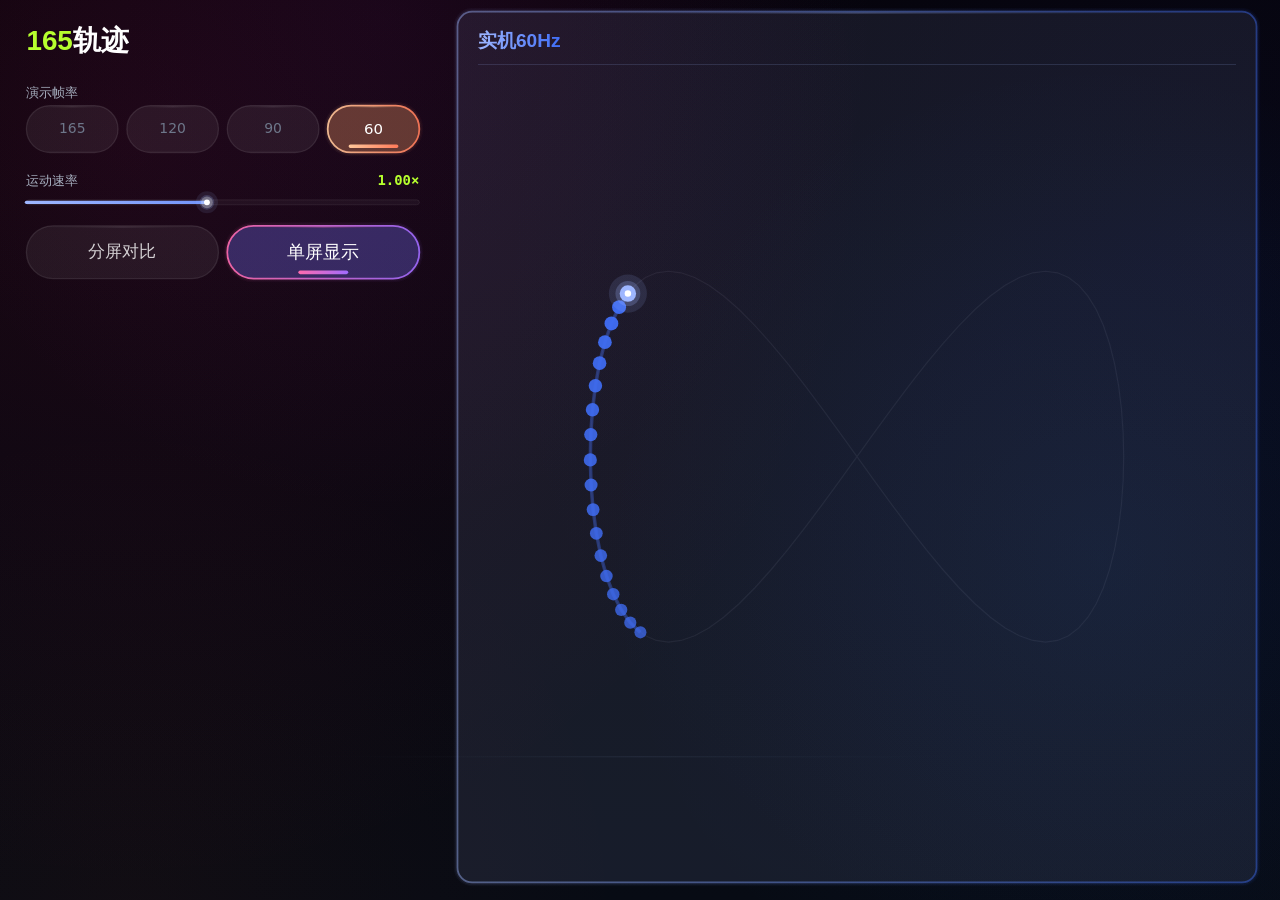
<file: index.html>
<!doctype html>
<html lang="zh-CN">
  <head>
    <meta charset="UTF-8" />
    <meta name="viewport" content="width=device-width, initial-scale=1, user-scalable=no" />
    <meta name="theme-color" content="#050308" />
    <meta name="color-scheme" content="dark" />
    <meta name="mobile-web-app-capable" content="yes" />
    <meta name="apple-mobile-web-app-capable" content="yes" />
    <meta name="apple-mobile-web-app-status-bar-style" content="black-translucent" />
    <style>
html,
body {
  margin: 0;
  padding: 0;
  width: 100%;
  height: 100%;
  overflow: hidden;
  background: #050308;
  overscroll-behavior: none;
}

#stage {
  position: fixed;
  left: 0;
  top: 0;
  right: 0;
  bottom: 0;
  width: 100%;
  height: 100%;
  display: block;
  touch-action: none;
  user-select: none;
  -webkit-user-select: none;
  -webkit-tap-highlight-color: transparent;
}

    </style>
    <title>165Hz 轨迹对比</title>
  </head>
  <body>
    <canvas id="stage" aria-label="轨迹场景：分屏对比不同刷新率下的拖尾密度，单屏模式可切换帧率、拖动光点"></canvas>
    <noscript>此演示需要启用 JavaScript。</noscript>
    <script>
      // ES5 内联报错浮层：在 app.js 之前装载，即使 app.js 解析失败也能显示错误
      (function () {
        window.__motionLabBoot = { scriptLoaded: false, firstFrame: false };
        function show(msg) {
          var el = document.getElementById("motionlab-error");
          if (!el) {
            el = document.createElement("div");
            el.id = "motionlab-error";
            el.setAttribute("style", "position:fixed;left:8px;top:8px;right:8px;z-index:9999;color:#ff8a8a;background:rgba(0,0,0,0.85);font:12px/1.5 monospace;padding:8px;border-radius:6px;white-space:pre-wrap;word-break:break-all;");
            document.body.appendChild(el);
          }
          el.textContent += msg + "\n";
        }
        window.__motionLabShowError = show;
        window.addEventListener("error", function (e) {
          show((e && e.message ? e.message : "error") + " @" + (e && e.lineno ? e.lineno : 0));
        });
        window.addEventListener("unhandledrejection", function (e) {
          show("reject: " + String(e && e.reason ? e.reason : "?"));
        });
        window.setTimeout(function () {
          var boot = window.__motionLabBoot;
          if (document.hidden || (boot && boot.firstFrame)) return;
          show(
            "初始化未完成：script=" + (boot && boot.scriptLoaded ? "ok" : "missing")
            + ", viewport=" + (window.innerWidth || 0) + "x" + (window.innerHeight || 0)
            + ", ua=" + navigator.userAgent
          );
        }, 3000);
      })();
    </script>
    <script>
(() => {
  "use strict";

  // 由 index.html 的 ES5 启动监控读取；只有完整绘制完首帧才标记 ready。
  if (window.__motionLabBoot) window.__motionLabBoot.scriptLoaded = true;

  // 轨迹场景网页版：移植自 android-sync-demo/singlecompare165 的
  // SingleCompareView.java（drawFigureEightScene / renderInteractiveTrace /
  // sampledSeconds / 速度滑杆 / 玻璃控件），仅保留「轨迹」场景。
  // 注：为兼容较老的手机浏览器内核（如 X5/Chromium 57），本文件避免
  // 使用 ?.、??、函数调用尾逗号等 ES2017+ 语法；报错浮层见 index.html。

  const MODE_SPLIT = 0;
  const MODE_SINGLE = 1;
  const SPLIT_SAMPLE_RATES = [120, 90, 60];
  const DEMO_REFRESH_RATES = [165, 120, 90, 60];
  const DEFAULT_SPLIT_FPS = 120;
  const FALLBACK_HZ = 165;

  const MIN_SPEED = 0.25;
  const MAX_SPEED = 2.0;
  const DEFAULT_SPEED = 0.65;

  const TRACE_TRAIL_MS = 300; // TRACE_TRAIL_NS = 300000000L
  const TRACE_X_SPEED = 6.3; // TRACE_X_SPEED
  const TRACE_Y_SPEED = 12.6; // TRACE_Y_SPEED
  const TRACE_TRAIL_CAP = 64;
  const RETURN_MS = 300; // 松手后弹回轨道时长（3.0E8 ns）
  const GUIDE_SEGMENTS = 96;

  const rgb = (r, g, b) => [r, g, b];
  const BG_TOP = rgb(5, 3, 8);
  const BG_BOTTOM = rgb(7, 11, 20);
  const INK = rgb(255, 255, 255);
  const INK_SOFT = rgb(255, 255, 255); // alpha 204 at use site
  const MUTED = rgb(167, 176, 192);
  const FAINT = rgb(110, 119, 138);
  const BRAND = rgb(182, 255, 46);
  const ORANGE_A = rgb(255, 200, 155);
  const ORANGE_B = rgb(255, 122, 89);
  const BLUE_A = rgb(158, 182, 255);
  const BLUE_B = rgb(64, 110, 246);
  const NEON_PINK = rgb(255, 107, 174);
  const NEON_PURPLE = rgb(160, 107, 255);
  const SELECT_STROKE = [NEON_PINK, NEON_PURPLE];
  const PEACH_STROKE = [ORANGE_A, ORANGE_B];
  const BLUE_STROKE = [BLUE_A, BLUE_B];
  const CONTROL_ACTIVE_MODE = rgb(102, 92, 246);
  const CONTROL_ACTIVE_RATE = rgb(246, 143, 84);
  const MODE_LABELS = ["分屏对比", "单屏显示"];

  const css = (c, a = 255) => `rgba(${c[0]},${c[1]},${c[2]},${(Math.max(0, Math.min(255, a)) / 255).toFixed(3)})`;

  const canvas = document.getElementById("stage");
  // 不启用 desynchronized：部分 ColorOS/OPPO 系统浏览器会返回可用的
  // 2D context，但低延迟缓冲区没有被合成到 GitHub Pages 页面，结果整屏黑色。
  // 保留不透明画布以减少混合开销，同时走兼容性更好的标准合成路径。
  // let 而非 const：renderUICache 需要临时把 ctx 切换到离屏画布上下文。
  let ctx = canvas.getContext("2d", { alpha: false });

  const state = {
    width: 1,
    height: 1,
    dpr: 1,
    unit: 1,
    portrait: true,
    mode: MODE_SINGLE,
    splitFps: DEFAULT_SPLIT_FPS,
    singleFps: null, // null = 自动（实测可达的最高档）
    speed: DEFAULT_SPEED,
    anchorMs: performance.now(),
    anchorSeconds: 0,
    // 实测刷新率
    measuredHz: 0,
    frameMs: 0,
    frameIntervals: [],
    lastFrameTs: 0,
    lastMetricUpdate: 0,
    // 单屏模式拖尾环形缓冲
    trail: [],
    lastSimFrame: -1,
    dragging: false,
    armed: false,
    dragStartX: 0,
    dragStartY: 0,
    pointerX: 0,
    pointerY: 0,
    returning: false,
    returnStartMs: 0,
    returnFromX: 0,
    returnFromY: 0,
    sliderDragging: false,
    rects: { chips: [], modes: [], slider: null, content: null, panels: [] },
    bg: null,
    // 静态 UI 离屏缓存：控件和面板边框不随帧变化，只在状态变更时重渲染，
    // 避免 165Hz 下每帧全量绘制玻璃/渐变/文字导致掉帧。
    uiCacheCanvas: null,
    uiDirty: true,
    layoutDirty: true,
    lastRenderedHz: 0,
  };

  const gradientCache = new Map();
  const guideCache = new Map();

  // ---------- 基础绘制 ----------

  function roundRectPath(c, x, y, w, h, r) {
    r = Math.min(r, w / 2, h / 2);
    c.beginPath();
    c.moveTo(x + r, y);
    c.arcTo(x + w, y, x + w, y + h, r);
    c.arcTo(x + w, y + h, x, y + h, r);
    c.arcTo(x, y + h, x, y, r);
    c.arcTo(x, y, x + w, y, r);
    c.closePath();
  }

  function hGradient(x0, x1, colors, alpha) {
    // Array.prototype.flat() 直到 Chromium 69 才提供；微信 X5 的 Chromium 57
    // 会在首帧选中态绘制时直接抛错，页面因此只剩预渲染的黑色背景。
    const colorKey = colors.map((color) => color.join(".")).join("_");
    const key = `h${Math.round(x0)},${Math.round(x1)},${colorKey},${alpha}`;
    let g = gradientCache.get(key);
    if (!g) {
      g = ctx.createLinearGradient(x0, 0, x1, 0);
      const n = colors.length;
      colors.forEach((c, i) => g.addColorStop(n === 1 ? 0 : i / (n - 1), css(c, alpha)));
      gradientCache.set(key, g);
    }
    return g;
  }

  function rimGradient(x0, x1, midColor) {
    const key = `rim${Math.round(x0)},${Math.round(x1)},${midColor.flat ? midColor.join(".") : midColor}`;
    let g = gradientCache.get(key);
    if (!g) {
      g = ctx.createLinearGradient(x0, 0, x1, 0);
      g.addColorStop(0, "rgba(0,0,0,0)");
      g.addColorStop(0.5, midColor);
      g.addColorStop(1, "rgba(0,0,0,0)");
      gradientCache.set(key, g);
    }
    return g;
  }

  function glassPanel(x, y, w, h, radius, tint, strokeColors, strokeAlpha, glow) {
    ctx.fillStyle = css(INK, 16); // GLASS
    roundRectPath(ctx, x, y, w, h, radius);
    ctx.fill();
    if (tint) {
      ctx.fillStyle = tint;
      roundRectPath(ctx, x, y, w, h, radius);
      ctx.fill();
    }
    const u = state.unit;
    if (strokeColors && glow) {
      for (let i = 1; i <= 2; i += 1) {
        const expand = i * u;
        ctx.strokeStyle = hGradient(x - expand, x + w + expand, strokeColors, i === 1 ? 24 : 10);
        ctx.lineWidth = 1.1 * u;
        roundRectPath(ctx, x - expand, y - expand, w + expand * 2, h + expand * 2, radius + expand);
        ctx.stroke();
      }
    }
    if (strokeColors) {
      ctx.strokeStyle = hGradient(x, x + w, strokeColors, strokeAlpha);
      ctx.lineWidth = 1.2 * u;
    } else {
      ctx.strokeStyle = css(INK, 26); // GLASS_LINE
      ctx.lineWidth = 0.9 * u;
    }
    roundRectPath(ctx, x, y, w, h, radius);
    ctx.stroke();
    const rimInset = radius * 0.8;
    ctx.strokeStyle = rimGradient(x, x + w, strokeColors ? css(strokeColors[0], 96) : css(INK, 30));
    ctx.lineWidth = Math.max(1, 0.5 * u);
    ctx.beginPath();
    ctx.moveTo(x + rimInset, y + 0.9 * u);
    ctx.lineTo(x + w - rimInset, y + 0.9 * u);
    ctx.stroke();
  }

  function selectedControl(x, y, w, h, radius, fillColor, strokeColors) {
    glassPanel(x, y, w, h, radius, css(fillColor, 74), strokeColors, 232, true);
    const u = state.unit;
    const markerW = Math.min(34 * u, Math.max(12 * u, w - 18 * u));
    const markerH = Math.max(2.2 * u, 2.5 * u);
    const markerBottom = y + h - 3 * u;
    const mx = x + (w - markerW) / 2;
    ctx.fillStyle = hGradient(mx, mx + markerW, strokeColors, 255);
    roundRectPath(ctx, mx, markerBottom - markerH, markerW, markerH, markerH / 2);
    ctx.fill();
  }

  const condensed = (px) => `700 ${px}px "Roboto Condensed", "Arial Narrow", "PingFang SC", "Microsoft YaHei", sans-serif`;
  const medium = (px) => `500 ${px}px system-ui, "PingFang SC", "Microsoft YaHei", sans-serif`;
  const regular = (px) => `400 ${px}px system-ui, "PingFang SC", "Microsoft YaHei", sans-serif`;
  const mono = (px) => `700 ${px}px ui-monospace, Consolas, "PingFang SC", "Microsoft YaHei", monospace`;

  function centeredText(text, cx, cy) {
    ctx.textAlign = "center";
    ctx.textBaseline = "middle";
    ctx.fillText(text, cx, cy + 0.5 * state.unit);
    ctx.textAlign = "left";
    ctx.textBaseline = "alphabetic";
  }

  // ---------- 时间轴（对应 timelineLock / sampledSeconds） ----------

  function timelineSeconds(nowMs) {
    return state.anchorSeconds + ((Math.max(0, nowMs - state.anchorMs) / 1000) * state.speed);
  }

  function sampledSeconds(nowMs, fps) {
    const period = 1000 / Math.max(1, fps);
    const elapsed = Math.max(0, nowMs - state.anchorMs);
    return state.anchorSeconds + ((Math.floor(elapsed / period) * period) / 1000) * state.speed;
  }

  function setSpeed(newSpeed) {
    if (Math.abs(newSpeed - state.speed) < 1e-4) return;
    const now = performance.now();
    state.anchorSeconds += ((Math.max(0, now - state.anchorMs) / 1000) * state.speed);
    state.anchorMs = now;
    state.speed = newSpeed;
  }

  function resetTimeline() {
    state.anchorMs = performance.now();
    state.anchorSeconds = 0;
    state.trail = [];
    state.lastSimFrame = -1;
    state.dragging = false;
    state.armed = false;
    state.returning = false;
  }

  const clamp = (v, lo, hi) => Math.max(lo, Math.min(hi, v));

  // 单屏生效帧率：选中档不可达时回落到实测最高的可用档（对应 highestSupportedRate）
  function effectiveSingleRate() {
    const measured = state.measuredHz || FALLBACK_HZ;
    if (state.singleFps && state.singleFps <= measured) return state.singleFps;
    const fallback = DEMO_REFRESH_RATES.find((r) => r <= measured);
    return fallback !== undefined ? fallback : 60;
  }

  // ---------- 实测刷新率 ----------

  function measureHz(ts) {
    if (state.lastFrameTs) {
      const delta = ts - state.lastFrameTs;
      if (delta > 2 && delta < 50) {
        state.frameIntervals.push(delta);
        if (state.frameIntervals.length > 240) state.frameIntervals.shift();
      }
    }
    state.lastFrameTs = ts;
    if (ts - state.lastMetricUpdate < 240 || state.frameIntervals.length < 24) return;
    state.lastMetricUpdate = ts;
    const sorted = [...state.frameIntervals].sort((a, b) => a - b);
    const trim = Math.floor(sorted.length * 0.12);
    const core = sorted.slice(trim, sorted.length - trim || sorted.length);
    const median = core[Math.floor(core.length / 2)];
    const rawHz = 1000 / median;
    const known = [60, 72, 90, 120, 144, 165, 185, 240];
    const nearest = known.reduce((best, r) => (Math.abs(r - rawHz) < Math.abs(best - rawHz) ? r : best));
    state.measuredHz = Math.abs(nearest - rawHz) <= 3.5 ? nearest : Math.round(rawHz * 10) / 10;
    state.frameMs = median;
  }

  const hzText = () => {
    if (!state.measuredHz) return "--";
    return state.measuredHz >= 100 ? state.measuredHz.toFixed(0) : state.measuredHz.toFixed(1);
  };

  // ---------- 背景（静态，离屏预渲染） ----------

  function prerenderBackground() {
    const { width: w, height: h, dpr } = state;
    const bg = document.createElement("canvas");
    bg.width = Math.round(w * dpr);
    bg.height = Math.round(h * dpr);
    const b = bg.getContext("2d");
    b.setTransform(dpr, 0, 0, dpr, 0, 0);

    const v = b.createLinearGradient(0, 0, 0, h);
    v.addColorStop(0, css(BG_TOP));
    v.addColorStop(1, css(BG_BOTTOM));
    b.fillStyle = v;
    b.fillRect(0, 0, w, h);

    const glows = [
      [0.1 * w, 0.16 * h, 0.82 * h, [194, 24, 91], 30],
      [0.3 * w, 0.02 * h, 0.55 * h, [123, 31, 162], 22],
      [0.97 * w, 0.3 * h, 0.82 * h, [26, 35, 126], 30],
      [0.86 * w, 0.62 * h, 0.55 * h, [21, 101, 192], 22],
      [0.1 * w, 1.02 * h, 0.55 * h, [191, 54, 12], 15],
    ];
    for (const [x, y, r, c, a] of glows) {
      const g = b.createRadialGradient(x, y, 0, x, y, r);
      g.addColorStop(0, css(c, a));
      g.addColorStop(1, css(c, 0));
      b.fillStyle = g;
      b.fillRect(0, 0, w, h);
    }

    const horizonY = h * 0.84;
    const hg = b.createLinearGradient(w * 0.2, 0, w * 0.8, 0);
    hg.addColorStop(0, "rgba(0,0,0,0)");
    hg.addColorStop(0.5, css([140, 170, 210], 22));
    hg.addColorStop(1, "rgba(0,0,0,0)");
    b.fillStyle = hg;
    b.fillRect(w * 0.2, horizonY, w * 0.6, Math.max(1.4, 0.5 * state.unit));

    state.bg = bg;
  }

  function resize() {
    let rect = canvas.getBoundingClientRect();
    // 兜底：个别手机浏览器首帧布局未就绪时 rect 为 0，用视口尺寸顶上
    if (rect.width < 2 || rect.height < 2) {
      rect = {
        width: window.innerWidth || document.documentElement.clientWidth || 0,
        height: window.innerHeight || document.documentElement.clientHeight || 0,
      };
    }
    const physW = Math.max(1, rect.width);
    const physH = Math.max(1, rect.height);
    state.dpr = Math.min(devicePixelRatio || 1, 2);
    canvas.width = Math.round(physW * state.dpr);
    canvas.height = Math.round(physH * state.dpr);
    // 布局直接适配视口方向：竖屏视口用竖屏布局，横屏视口用横屏布局
    state.rotated = false;
    state.width = physW;
    state.height = physH;
    ctx.setTransform(state.dpr, 0, 0, state.dpr, 0, 0);
    ctx.imageSmoothingEnabled = true;
    state.portrait = state.height > state.width;
    state.unit = state.portrait
      ? Math.min(state.width / 393, state.height / 873)
      : Math.min(state.width / 873, state.height / 393);
    gradientCache.clear();
    guideCache.clear();
    state.layoutDirty = true;
    state.uiDirty = true;
    prerenderBackground();
  }

  // ---------- 布局 ----------

  function chipRow(rates, left, top, right, bottom, out) {
    const gap = 6 * state.unit;
    const w = (right - left - gap * (rates.length - 1)) / rates.length;
    out.length = 0;
    rates.forEach((rate, i) => {
      out.push({ x: left + i * (w + gap), y: top, w, h: bottom - top, rate });
    });
  }

  function tabRow(left, top, right, bottom, out) {
    const gap = 6 * state.unit;
    const w = (right - left - gap) / 2;
    out.length = 0;
    MODE_LABELS.forEach((label, i) => {
      out.push({ x: left + i * (w + gap), y: top, w, h: bottom - top, mode: i, label });
    });
  }

  function layout() {
    const { width: w, height: h, unit: u, portrait } = state;
    const R = state.rects;
    const split = state.mode === MODE_SPLIT;

    if (portrait) {
      const L = 16 * u;
      const Rr = w - 16 * u;
      R.brand = { x: L, baseline: 32 * u };
      const rates = split ? SPLIT_SAMPLE_RATES : DEMO_REFRESH_RATES;
      R.chipsLabel = { x: L, baseline: 62 * u, text: split ? "左屏帧率" : "演示帧率" };
      chipRow(rates, L, 68 * u, Rr, 100 * u, R.chips);
      const cursor = 100 * u;
      const labelBase = cursor + 22 * u;
      const trackY = labelBase + 12 * u;
      R.slider = {
        x: L, y: trackY - 14 * u, w: Rr - L, h: 28 * u,
        trackL: L, trackR: Rr, trackY, labelX: L, labelBase, valueRight: Rr,
      };
      const tabTop = trackY + 16 * u;
      const tabBottom = tabTop + 36 * u;
      tabRow(L, tabTop, Rr, tabBottom, R.modes);
      R.content = { x: 12 * u, y: tabBottom + 12 * u, w: w - 24 * u, h: h - 12 * u - (tabBottom + 12 * u) };
    } else {
      const L = 18 * u;
      const Rr = 286 * u;
      R.brand = { x: L, baseline: 34 * u };
      const rates = split ? SPLIT_SAMPLE_RATES : DEMO_REFRESH_RATES;
      R.chipsLabel = { x: L, baseline: 66 * u, text: split ? "左屏帧率" : "演示帧率" };
      chipRow(rates, L, 72 * u, Rr, 104 * u, R.chips);
      const cursor = 104 * u;
      const labelBase = cursor + 22 * u;
      const trackY = labelBase + 12 * u;
      R.slider = {
        x: L, y: trackY - 14 * u, w: Rr - L, h: 28 * u,
        trackL: L, trackR: Rr, trackY, labelX: L, labelBase, valueRight: Rr,
      };
      const tabTop = trackY + 16 * u;
      const tabBottom = tabTop + 36 * u;
      tabRow(L, tabTop, Rr, tabBottom, R.modes);
      R.content = { x: 312 * u, y: 8 * u, w: w - 16 * u - 312 * u, h: h - 12 * u - 8 * u };
    }

    R.panels.length = 0;
    const gap = 8 * u;
    const c = R.content;
    if (split) {
      if (portrait) {
        const ph = (c.h - gap) / 2;
        R.panels.push({ x: c.x, y: c.y, w: c.w, h: ph, lower: true });
        R.panels.push({ x: c.x, y: c.y + ph + gap, w: c.w, h: ph, lower: false });
      } else {
        const pw = (c.w - gap) / 2;
        R.panels.push({ x: c.x, y: c.y, w: pw, h: c.h, lower: true });
        R.panels.push({ x: c.x + pw + gap, y: c.y, w: pw, h: c.h, lower: false });
      }
    } else {
      R.panels.push({ x: c.x, y: c.y, w: c.w, h: c.h, lower: false });
    }
  }

  // ---------- 控件绘制 ----------

  function drawControls() {
    const R = state.rects;
    const u = state.unit;

    ctx.font = condensed(19 * u);
    ctx.fillStyle = css(BRAND);
    ctx.fillText("165", R.brand.x, R.brand.baseline);
    const w165 = ctx.measureText("165").width;
    ctx.fillStyle = css(INK);
    ctx.fillText("轨迹", R.brand.x + w165, R.brand.baseline);

    if (R.chipsLabel) {
      ctx.font = medium(9 * u);
      ctx.fillStyle = css(MUTED);
      ctx.fillText(R.chipsLabel.text, R.chipsLabel.x, R.chipsLabel.baseline);
      const measured = state.measuredHz || FALLBACK_HZ;
      const singleRate = state.mode === MODE_SINGLE ? effectiveSingleRate() : 0;
      for (const chip of R.chips) {
        // 单屏：高于实测的档位不可选（对应 supportsRefreshRate 灰显）
        const supported = state.mode === MODE_SPLIT || chip.rate <= measured;
        const active = supported
          && (state.mode === MODE_SPLIT ? state.splitFps === chip.rate : singleRate === chip.rate);
        const r = chip.h / 2;
        if (active) {
          selectedControl(chip.x, chip.y, chip.w, chip.h, r, CONTROL_ACTIVE_RATE, PEACH_STROKE);
          ctx.font = medium(10.2 * u);
          ctx.fillStyle = css(INK);
        } else {
          glassPanel(chip.x, chip.y, chip.w, chip.h, r, null, null, 0, false);
          ctx.font = regular(9.5 * u);
          ctx.fillStyle = supported ? css(INK_SOFT, 204) : css(FAINT);
        }
        centeredText(String(chip.rate), chip.x + chip.w / 2, chip.y + chip.h / 2);
      }
    }

    drawSpeedSlider();

    for (const tab of R.modes) {
      const active = state.mode === tab.mode;
      const r = tab.h / 2;
      if (active) {
        selectedControl(tab.x, tab.y, tab.w, tab.h, r, CONTROL_ACTIVE_MODE, SELECT_STROKE);
        ctx.font = medium(12.5 * u);
        ctx.fillStyle = css(INK);
      } else {
        glassPanel(tab.x, tab.y, tab.w, tab.h, r, null, null, 0, false);
        ctx.font = regular(11.5 * u);
        ctx.fillStyle = css(INK_SOFT, 204);
      }
      centeredText(tab.label, tab.x + tab.w / 2, tab.y + tab.h / 2);
    }
  }

  function drawSpeedSlider() {
    const s = state.rects.slider;
    const u = state.unit;

    ctx.font = medium(9 * u);
    ctx.fillStyle = css(MUTED);
    ctx.fillText("运动速率", s.labelX, s.labelBase);
    const value = `${(state.speed / DEFAULT_SPEED).toFixed(2)}×`;
    ctx.font = mono(9.5 * u);
    ctx.fillStyle = css(BRAND);
    ctx.fillText(value, s.valueRight - ctx.measureText(value).width, s.labelBase);

    const progress = clamp(Math.log(state.speed / MIN_SPEED) / Math.log(MAX_SPEED / MIN_SPEED), 0, 1);
    const thumbX = s.trackL + (s.trackR - s.trackL) * progress;

    ctx.fillStyle = css(INK, 10);
    roundRectPath(ctx, s.trackL, s.trackY - 1.7 * u, s.trackR - s.trackL, 3.4 * u, 1.7 * u);
    ctx.fill();
    ctx.strokeStyle = css(INK, 18);
    ctx.lineWidth = Math.max(1, 0.4 * u);
    roundRectPath(ctx, s.trackL, s.trackY - 1.7 * u, s.trackR - s.trackL, 3.4 * u, 1.7 * u);
    ctx.stroke();

    ctx.strokeStyle = hGradient(s.trackL, s.trackR, [BLUE_A, BLUE_B], 255);
    ctx.lineWidth = 2.2 * u;
    ctx.lineCap = "round";
    ctx.beginPath();
    ctx.moveTo(s.trackL, s.trackY);
    ctx.lineTo(thumbX, s.trackY);
    ctx.stroke();
    ctx.lineCap = "butt";

    ctx.fillStyle = css(BLUE_A, 26);
    ctx.beginPath();
    ctx.arc(thumbX, s.trackY, 7.5 * u, 0, Math.PI * 2);
    ctx.fill();
    ctx.fillStyle = css(BLUE_A, 50);
    ctx.beginPath();
    ctx.arc(thumbX, s.trackY, 5 * u, 0, Math.PI * 2);
    ctx.fill();
    ctx.fillStyle = css(INK, 70);
    ctx.beginPath();
    ctx.arc(thumbX, s.trackY, 4 * u, 0, Math.PI * 2);
    ctx.fill();
    ctx.fillStyle = css(INK);
    ctx.beginPath();
    ctx.arc(thumbX, s.trackY, 2 * u, 0, Math.PI * 2);
    ctx.fill();
  }

  // ---------- 静态 UI 离屏缓存 ----------

  function renderUICache() {
    const w = state.width;
    const h = state.height;
    const dpr = state.dpr;
    if (!state.uiCacheCanvas) {
      state.uiCacheCanvas = document.createElement("canvas");
    }
    const uc = state.uiCacheCanvas;
    uc.width = Math.round(w * dpr);
    uc.height = Math.round(h * dpr);

    const mainCtx = ctx;
    gradientCache.clear();
    ctx = uc.getContext("2d");
    ctx.setTransform(dpr, 0, 0, dpr, 0, 0);
    ctx.imageSmoothingEnabled = true;
    ctx.clearRect(0, 0, w, h);

    drawControls();

    if (state.mode === MODE_SPLIT) {
      const hz = state.measuredHz || FALLBACK_HZ;
      const panels = state.rects.panels;
      drawPanelChrome(panels[0], "模拟" + state.splitFps + "Hz", true);
      drawPanelChrome(panels[1], "实机" + hzText() + "Hz", false);
    } else {
      const rate = effectiveSingleRate();
      const real = rate === (state.measuredHz || FALLBACK_HZ);
      drawPanelChrome(state.rects.panels[0], (real ? "实机" : "模拟") + rate + "Hz", !real);
    }

    gradientCache.clear();
    ctx = mainCtx;
  }

  // ---------- 面板与轨迹场景 ----------

  // 静态部分：玻璃面板 + 标题 + 分隔线 + 引导路径（缓存到离屏画布）
  function drawPanelChrome(rect, title, lowerRate) {
    const u = state.unit;
    const accentA = lowerRate ? ORANGE_A : BLUE_A;
    const accentB = lowerRate ? ORANGE_B : BLUE_B;

    glassPanel(rect.x, rect.y, rect.w, rect.h, 10 * u, css(accentB, 10), lowerRate ? PEACH_STROKE : BLUE_STROKE, 120, true);

    ctx.font = condensed(13 * u);
    const titleX = rect.x + 14 * u;
    const titleW = ctx.measureText(title).width;
    ctx.fillStyle = hGradient(titleX, titleX + titleW, [accentA, accentB], 255);
    ctx.fillText(title, titleX, rect.y + 24 * u);

    ctx.strokeStyle = css(accentA, 40);
    ctx.lineWidth = Math.max(1, 0.4 * u);
    ctx.beginPath();
    ctx.moveTo(rect.x + 14 * u, rect.y + 36 * u);
    ctx.lineTo(rect.x + rect.w - 14 * u, rect.y + 36 * u);
    ctx.stroke();

    ctx.save();
    ctx.beginPath();
    ctx.rect(rect.x + u, rect.y + 40 * u, rect.w - 2 * u, rect.h - 45 * u);
    ctx.clip();

    const l = rect.x + 5 * u;
    const t = rect.y + 40 * u;
    const w = rect.w - 10 * u;
    const h = rect.h - 45 * u;
    const cx = l + w / 2;
    const cy = t + h * 0.48;
    const rx = w * 0.34;
    const ry = h * 0.32;

    ctx.strokeStyle = css(MUTED, 22);
    ctx.lineWidth = 0.8 * u;
    ctx.stroke(guidePath(cx, cy, rx, ry));

    ctx.restore();
  }

  // 动态部分：拖尾 + 光点（每帧绘制）
  function drawPanelTrail(rect, seconds, pointFps, interactive, lowerRate, simFps) {
    const u = state.unit;
    const accentA = lowerRate ? ORANGE_A : BLUE_A;
    const accentB = lowerRate ? ORANGE_B : BLUE_B;

    ctx.save();
    ctx.beginPath();
    ctx.rect(rect.x + u, rect.y + 40 * u, rect.w - 2 * u, rect.h - 45 * u);
    ctx.clip();

    const l = rect.x + 5 * u;
    const t = rect.y + 40 * u;
    const w = rect.w - 10 * u;
    const h = rect.h - 45 * u;
    const cx = l + w / 2;
    const cy = t + h * 0.48;
    const rx = w * 0.34;
    const ry = h * 0.32;
    const orbitX = (s) => cx + Math.sin(s * TRACE_X_SPEED) * rx;
    const orbitY = (s) => cy + Math.sin(s * TRACE_Y_SPEED) * ry * 0.72;

    if (interactive) {
      renderInteractiveTrace(seconds, cx, cy, orbitX, orbitY, accentA, accentB, simFps);
    } else {
      drawAnalyticTrail(seconds, pointFps, orbitX, orbitY, accentA, accentB);
    }

    ctx.restore();
  }

  // 分屏面板：按面板帧率解析采样拖尾（与 Android 非交互分支一致）
  function drawAnalyticTrail(seconds, pointFps, orbitX, orbitY, accentA, accentB) {
    const u = state.unit;
    const samples = Math.max(2, Math.round((TRACE_TRAIL_MS / 1000) * pointFps));
    ctx.strokeStyle = css(accentB, 92);
    ctx.lineWidth = 2.4 * u;
    ctx.beginPath();
    for (let i = samples - 1; i >= 0; i -= 1) {
      const ts = seconds - (i * state.speed) / pointFps;
      const x = orbitX(ts);
      const y = orbitY(ts);
      if (i === samples - 1) ctx.moveTo(x, y);
      else ctx.lineTo(x, y);
    }
    ctx.stroke();

    for (let i = samples - 1; i >= 0; i -= 1) {
      const ts = seconds - (i * state.speed) / pointFps;
      const progress = (samples - i) / samples;
      ctx.fillStyle = css(accentB, 18 + Math.round(progress * 230));
      ctx.beginPath();
      ctx.arc(orbitX(ts), orbitY(ts), (2.2 + progress * 2.6) * u, 0, Math.PI * 2);
      ctx.fill();
    }

    drawHead(orbitX(seconds), orbitY(seconds), accentA);
  }

  function guidePath(cx, cy, rx, ry) {
    const key = `${Math.round(cx * 4)},${Math.round(cy * 4)},${Math.round(rx * 4)},${Math.round(ry * 4)}`;
    let p = guideCache.get(key);
    if (!p) {
      p = new Path2D();
      for (let i = 0; i <= GUIDE_SEGMENTS; i += 1) {
        const theta = (i / GUIDE_SEGMENTS) * Math.PI * 2;
        const x = cx + Math.sin(theta) * rx;
        const y = cy + Math.sin(theta * 2) * ry * 0.72;
        if (i === 0) p.moveTo(x, y);
        else p.lineTo(x, y);
      }
      guideCache.set(key, p);
    }
    return p;
  }

  function drawHead(x, y, accentA) {
    const u = state.unit;
    ctx.fillStyle = css(accentA, 32);
    ctx.beginPath();
    ctx.arc(x, y, 13 * u, 0, Math.PI * 2);
    ctx.fill();
    ctx.fillStyle = css(accentA, 58);
    ctx.beginPath();
    ctx.arc(x, y, 8.5 * u, 0, Math.PI * 2);
    ctx.fill();
    ctx.fillStyle = css(accentA);
    ctx.beginPath();
    ctx.arc(x, y, 5.6 * u, 0, Math.PI * 2);
    ctx.fill();
    ctx.fillStyle = css(INK);
    ctx.beginPath();
    ctx.arc(x, y, 2.2 * u, 0, Math.PI * 2);
    ctx.fill();
  }

  function renderInteractiveTrace(seconds, cx, cy, orbitX, orbitY, accentA, accentB, simFps = 0) {
    const u = state.unit;
    const nowMs = performance.now();
    // 模拟帧率：节流与光点位置必须落在同一个锚点网格上。
    // 之前节流用绝对时间取整、位置用锚点量化，两套网格在 rAF 抖动下相互错位，
    // 会把同一位置重复推入（点成对扎堆）或跳过（缺口），看起来断断续续。
    let simPeriod = 0;
    let frameIndex = -1;
    let orbitSeconds = seconds;
    if (simFps > 0) {
      simPeriod = 1000 / simFps;
      frameIndex = Math.floor(Math.max(0, nowMs - state.anchorMs) / simPeriod);
      orbitSeconds = state.anchorSeconds + ((frameIndex * simPeriod) / 1000) * state.speed;
    }
    let headX;
    let headY;
    if (state.dragging) {
      headX = state.pointerX;
      headY = state.pointerY;
    } else {
      const ox = orbitX(orbitSeconds);
      const oy = orbitY(orbitSeconds);
      if (state.returning) {
        const tR = (nowMs - state.returnStartMs) / RETURN_MS;
        if (tR >= 1) {
          state.returning = false;
          headX = ox;
          headY = oy;
        } else {
          const ease = 1 - Math.pow(1 - tR, 3);
          headX = state.returnFromX + (ox - state.returnFromX) * ease;
          headY = state.returnFromY + (oy - state.returnFromY) * ease;
        }
      } else {
        headX = ox;
        headY = oy;
      }
    }

    // 模拟帧率下按时间轴锚点的帧边界节流采样：光点位置只在模拟帧到来时
    // 更新，拖尾密度随之降低，观感等同物理屏幕降频（实机档每帧都推入）。
    if (simPeriod > 0) {
      if (frameIndex !== state.lastSimFrame || state.trail.length === 0) {
        state.lastSimFrame = frameIndex;
        state.trail.push({ x: headX, y: headY, t: nowMs });
        if (state.trail.length > TRACE_TRAIL_CAP) state.trail.shift();
      }
      const last = state.trail[state.trail.length - 1];
      headX = last.x;
      headY = last.y;
    } else {
      state.trail.push({ x: headX, y: headY, t: nowMs });
      if (state.trail.length > TRACE_TRAIL_CAP) state.trail.shift();
    }

    const cutoff = nowMs - TRACE_TRAIL_MS;
    ctx.strokeStyle = css(accentB, 92);
    ctx.lineWidth = 2.4 * u;
    ctx.beginPath();
    let started = false;
    for (const p of state.trail) {
      if (p.t < cutoff) continue;
      if (!started) {
        ctx.moveTo(p.x, p.y);
        started = true;
      } else {
        ctx.lineTo(p.x, p.y);
      }
    }
    ctx.stroke();

    const count = state.trail.length;
    for (let i = 0; i < count; i += 1) {
      const p = state.trail[i];
      if (p.t < cutoff) continue;
      const progress = (i + 1) / count;
      ctx.fillStyle = css(accentB, 18 + Math.round(progress * 230));
      ctx.beginPath();
      ctx.arc(p.x, p.y, (2.2 + progress * 2.6) * u, 0, Math.PI * 2);
      ctx.fill();
    }

    drawHead(headX, headY, accentA);
  }

  // ---------- 主循环 ----------

  function frame(ts) {
    measureHz(ts);

    if (state.layoutDirty) {
      layout();
      state.layoutDirty = false;
      state.uiDirty = true;
    }

    // 实测刷新率变化时更新面板标题（如"实机165Hz"）
    if (state.measuredHz !== state.lastRenderedHz) {
      state.lastRenderedHz = state.measuredHz;
      state.uiDirty = true;
    }

    if (state.uiDirty) {
      renderUICache();
      state.uiDirty = false;
    }

    // 快速合成：背景 + 缓存UI（两次 drawImage，GPU 加速）
    ctx.drawImage(state.bg, 0, 0, state.width, state.height);
    ctx.drawImage(state.uiCacheCanvas, 0, 0, state.width, state.height);

    // 每帧只画动态轨迹
    if (state.mode === MODE_SPLIT) {
      const hz = state.measuredHz || FALLBACK_HZ;
      const panels = state.rects.panels;
      drawPanelTrail(panels[0], sampledSeconds(ts, state.splitFps), state.splitFps, false, true, 0);
      drawPanelTrail(panels[1], sampledSeconds(ts, hz), hz, false, false, 0);
    } else {
      // 选中档等于实测 = 实机渲染（连续时间轴 + 每帧拖尾）；
      // 低于实测 = 模拟渲染（时间量化 + 按该帧率节流采样，观感等同物理降频）
      const rate = effectiveSingleRate();
      const real = rate === (state.measuredHz || FALLBACK_HZ);
      const seconds = real ? timelineSeconds(ts) : sampledSeconds(ts, rate);
      drawPanelTrail(state.rects.panels[0], seconds, real ? 0 : rate, true, !real, real ? 0 : rate);
    }

    if (window.__motionLabBoot) window.__motionLabBoot.firstFrame = true;

    requestAnimationFrame(frame);
  }

  // ---------- 触控（handleContentDragTouch / onTouchEvent 的轨迹分支） ----------

  function toLocal(e) {
    const rect = canvas.getBoundingClientRect();
    return { x: e.clientX - rect.left, y: e.clientY - rect.top };
  }

  const hit = (r, p) => r && p.x >= r.x && p.x <= r.x + r.w && p.y >= r.y && p.y <= r.y + r.h;

  function updateSpeedFromTouch(x) {
    const s = state.rects.slider;
    const progress = clamp((x - s.trackL) / Math.max(state.unit, s.trackR - s.trackL), 0, 1);
    const raw = MIN_SPEED * Math.pow(MAX_SPEED / MIN_SPEED, progress);
    let snapped = Math.round(raw * 20) / 20;
    if (Math.abs(snapped - DEFAULT_SPEED) <= 0.03) snapped = DEFAULT_SPEED;
    const clamped = clamp(snapped, MIN_SPEED, MAX_SPEED);
    if (Math.abs(clamped - state.speed) > 1e-4) state.uiDirty = true;
    setSpeed(clamped);
  }

  canvas.addEventListener("pointerdown", (e) => {
    const p = toLocal(e);
    if (canvas.setPointerCapture) { try { canvas.setPointerCapture(e.pointerId); } catch (_) {} }
    if (hit(state.rects.slider, p)) {
      state.sliderDragging = true;
      updateSpeedFromTouch(p.x);
      return;
    }
    if (state.mode === MODE_SINGLE && hit(state.rects.content, p)) {
      state.armed = true;
      state.dragStartX = p.x;
      state.dragStartY = p.y;
      state.pointerX = p.x;
      state.pointerY = p.y;
    }
  });

  canvas.addEventListener("pointermove", (e) => {
    const p = toLocal(e);
    if (state.sliderDragging) {
      updateSpeedFromTouch(p.x);
      return;
    }
    if (state.armed && !state.dragging) {
      if (Math.hypot(p.x - state.dragStartX, p.y - state.dragStartY) > 2.5 * state.unit) {
        state.dragging = true;
        state.armed = false;
        state.returning = false; // 新拖动取消进行中的回弹
        state.pointerX = p.x;
        state.pointerY = p.y;
      }
      return;
    }
    if (state.dragging) {
      state.pointerX = p.x;
      state.pointerY = p.y;
    }
  });

  function endPointer(e) {
    const p = toLocal(e);
    if (state.sliderDragging) {
      state.sliderDragging = false;
      updateSpeedFromTouch(p.x);
      return;
    }
    if (state.dragging) {
      // 松手：光点缓动回到 8 字轨道
      state.dragging = false;
      state.returning = true;
      state.returnStartMs = performance.now();
      state.returnFromX = state.pointerX;
      state.returnFromY = state.pointerY;
      return;
    }
    state.armed = false;

    for (const tab of state.rects.modes) {
      if (hit(tab, p)) {
        if (state.mode !== tab.mode) {
          state.mode = tab.mode;
          state.layoutDirty = true;
          state.uiDirty = true;
        }
        resetTimeline();
        return;
      }
    }
    if (state.mode === MODE_SPLIT) {
      for (const chip of state.rects.chips) {
        if (hit(chip, p)) {
          if (state.splitFps !== chip.rate) {
            state.splitFps = chip.rate;
            state.uiDirty = true;
          }
          resetTimeline();
          return;
        }
      }
    } else {
      const measured = state.measuredHz || FALLBACK_HZ;
      for (const chip of state.rects.chips) {
        if (hit(chip, p)) {
          if (chip.rate > measured) return; // 超出实测的档位不可选
          if (state.singleFps !== chip.rate) {
            state.singleFps = chip.rate;
            state.uiDirty = true;
          }
          resetTimeline();
          return;
        }
      }
    }
  }

  canvas.addEventListener("pointerup", endPointer);
  canvas.addEventListener("pointercancel", endPointer);

  document.addEventListener("visibilitychange", () => {
    state.lastFrameTs = 0;
    state.frameIntervals = [];
  });

  addEventListener("resize", resize, { passive: true });
  addEventListener("orientationchange", () => setTimeout(resize, 120), { passive: true });
  addEventListener("load", resize);
  if (typeof ResizeObserver !== "undefined") {
    new ResizeObserver(() => resize()).observe(canvas);
  }
  document.addEventListener("visibilitychange", () => {
    if (!document.hidden) resize();
  });

  resize();
  requestAnimationFrame(frame);
})();

    </script>
  </body>
</html>
</file>
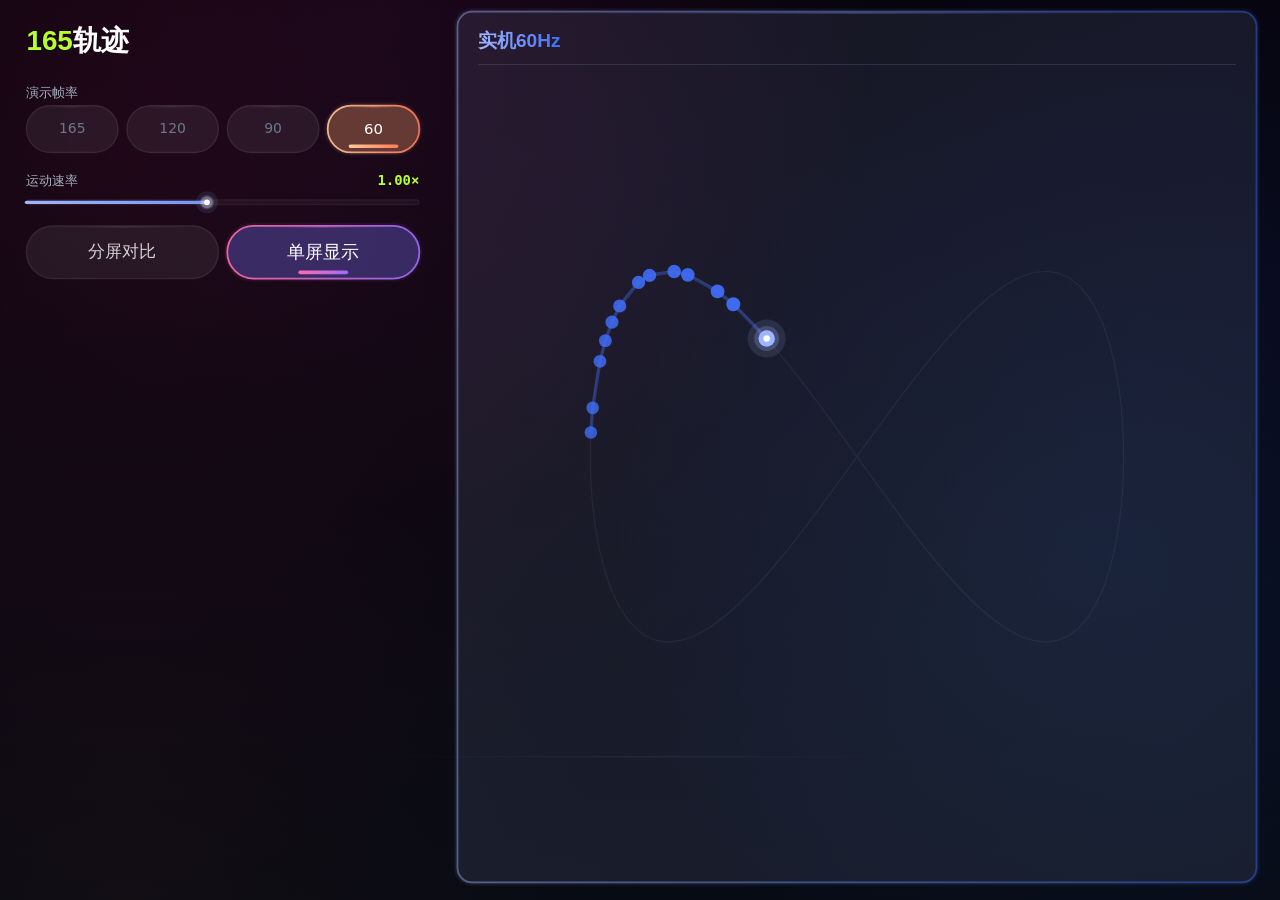
<file: demo-v4.html>
<!doctype html>
<html lang="zh-CN">
  <head>
    <meta charset="UTF-8" />
    <meta name="viewport" content="width=device-width, initial-scale=1, user-scalable=no" />
    <meta name="theme-color" content="#050308" />
    <meta name="color-scheme" content="dark" />
    <meta name="mobile-web-app-capable" content="yes" />
    <meta name="apple-mobile-web-app-capable" content="yes" />
    <meta name="apple-mobile-web-app-status-bar-style" content="black-translucent" />
    <style>
html,
body {
  margin: 0;
  padding: 0;
  width: 100%;
  height: 100%;
  overflow: hidden;
  background: #050308;
  overscroll-behavior: none;
}

#stage {
  position: fixed;
  left: 0;
  top: 0;
  right: 0;
  bottom: 0;
  width: 100%;
  height: 100%;
  display: block;
  touch-action: none;
  user-select: none;
  -webkit-user-select: none;
  -webkit-tap-highlight-color: transparent;
}

    </style>
    <title>165Hz 轨迹对比</title>
  </head>
  <body>
    <canvas id="stage" aria-label="轨迹场景：分屏对比不同刷新率下的拖尾密度，单屏模式可切换帧率、拖动光点"></canvas>
    <noscript>此演示需要启用 JavaScript。</noscript>
    <script>
      // ES5 内联报错浮层：在 app.js 之前装载，即使 app.js 解析失败也能显示错误
      (function () {
        window.__motionLabBoot = { scriptLoaded: false, firstFrame: false };
        function show(msg) {
          var el = document.getElementById("motionlab-error");
          if (!el) {
            el = document.createElement("div");
            el.id = "motionlab-error";
            el.setAttribute("style", "position:fixed;left:8px;top:8px;right:8px;z-index:9999;color:#ff8a8a;background:rgba(0,0,0,0.85);font:12px/1.5 monospace;padding:8px;border-radius:6px;white-space:pre-wrap;word-break:break-all;");
            document.body.appendChild(el);
          }
          el.textContent += msg + "\n";
        }
        window.__motionLabShowError = show;
        window.addEventListener("error", function (e) {
          show((e && e.message ? e.message : "error") + " @" + (e && e.lineno ? e.lineno : 0));
        });
        window.addEventListener("unhandledrejection", function (e) {
          show("reject: " + String(e && e.reason ? e.reason : "?"));
        });
        window.setTimeout(function () {
          var boot = window.__motionLabBoot;
          if (document.hidden || (boot && boot.firstFrame)) return;
          show(
            "初始化未完成：script=" + (boot && boot.scriptLoaded ? "ok" : "missing")
            + ", viewport=" + (window.innerWidth || 0) + "x" + (window.innerHeight || 0)
            + ", ua=" + navigator.userAgent
          );
        }, 3000);
      })();
    </script>
    <script>
(() => {
  "use strict";

  // 由 index.html 的 ES5 启动监控读取；只有完整绘制完首帧才标记 ready。
  if (window.__motionLabBoot) window.__motionLabBoot.scriptLoaded = true;

  // 轨迹场景网页版：移植自 android-sync-demo/singlecompare165 的
  // SingleCompareView.java（drawFigureEightScene / renderInteractiveTrace /
  // sampledSeconds / 速度滑杆 / 玻璃控件），仅保留「轨迹」场景。
  // 注：为兼容较老的手机浏览器内核（如 X5/Chromium 57），本文件避免
  // 使用 ?.、??、函数调用尾逗号等 ES2017+ 语法；报错浮层见 index.html。

  const MODE_SPLIT = 0;
  const MODE_SINGLE = 1;
  const SPLIT_SAMPLE_RATES = [120, 90, 60];
  const DEMO_REFRESH_RATES = [165, 120, 90, 60];
  const DEFAULT_SPLIT_FPS = 120;
  const FALLBACK_HZ = 165;

  const MIN_SPEED = 0.25;
  const MAX_SPEED = 2.0;
  const DEFAULT_SPEED = 0.65;

  const TRACE_TRAIL_MS = 300; // TRACE_TRAIL_NS = 300000000L
  const TRACE_X_SPEED = 6.3; // TRACE_X_SPEED
  const TRACE_Y_SPEED = 12.6; // TRACE_Y_SPEED
  const TRACE_TRAIL_CAP = 64;
  const RETURN_MS = 300; // 松手后弹回轨道时长（3.0E8 ns）
  const GUIDE_SEGMENTS = 96;

  const rgb = (r, g, b) => [r, g, b];
  const BG_TOP = rgb(5, 3, 8);
  const BG_BOTTOM = rgb(7, 11, 20);
  const INK = rgb(255, 255, 255);
  const INK_SOFT = rgb(255, 255, 255); // alpha 204 at use site
  const MUTED = rgb(167, 176, 192);
  const FAINT = rgb(110, 119, 138);
  const BRAND = rgb(182, 255, 46);
  const ORANGE_A = rgb(255, 200, 155);
  const ORANGE_B = rgb(255, 122, 89);
  const BLUE_A = rgb(158, 182, 255);
  const BLUE_B = rgb(64, 110, 246);
  const NEON_PINK = rgb(255, 107, 174);
  const NEON_PURPLE = rgb(160, 107, 255);
  const SELECT_STROKE = [NEON_PINK, NEON_PURPLE];
  const PEACH_STROKE = [ORANGE_A, ORANGE_B];
  const BLUE_STROKE = [BLUE_A, BLUE_B];
  const CONTROL_ACTIVE_MODE = rgb(102, 92, 246);
  const CONTROL_ACTIVE_RATE = rgb(246, 143, 84);
  const MODE_LABELS = ["分屏对比", "单屏显示"];

  const css = (c, a = 255) => `rgba(${c[0]},${c[1]},${c[2]},${(Math.max(0, Math.min(255, a)) / 255).toFixed(3)})`;

  const canvas = document.getElementById("stage");
  // 不启用 desynchronized：部分 ColorOS/OPPO 系统浏览器会返回可用的
  // 2D context，但低延迟缓冲区没有被合成到 GitHub Pages 页面，结果整屏黑色。
  // 保留不透明画布以减少混合开销，同时走兼容性更好的标准合成路径。
  const ctx = canvas.getContext("2d", { alpha: false });

  const state = {
    width: 1,
    height: 1,
    dpr: 1,
    unit: 1,
    portrait: true,
    mode: MODE_SINGLE,
    splitFps: DEFAULT_SPLIT_FPS,
    singleFps: null, // null = 自动（实测可达的最高档）
    speed: DEFAULT_SPEED,
    anchorMs: performance.now(),
    anchorSeconds: 0,
    // 实测刷新率
    measuredHz: 0,
    frameMs: 0,
    frameIntervals: [],
    lastFrameTs: 0,
    lastMetricUpdate: 0,
    // 单屏模式拖尾环形缓冲
    trail: [],
    lastSimFrame: -1,
    dragging: false,
    armed: false,
    dragStartX: 0,
    dragStartY: 0,
    pointerX: 0,
    pointerY: 0,
    returning: false,
    returnStartMs: 0,
    returnFromX: 0,
    returnFromY: 0,
    sliderDragging: false,
    rects: { chips: [], modes: [], slider: null, content: null, panels: [] },
    bg: null,
  };

  const gradientCache = new Map();
  const guideCache = new Map();

  // ---------- 基础绘制 ----------

  function roundRectPath(c, x, y, w, h, r) {
    r = Math.min(r, w / 2, h / 2);
    c.beginPath();
    c.moveTo(x + r, y);
    c.arcTo(x + w, y, x + w, y + h, r);
    c.arcTo(x + w, y + h, x, y + h, r);
    c.arcTo(x, y + h, x, y, r);
    c.arcTo(x, y, x + w, y, r);
    c.closePath();
  }

  function hGradient(x0, x1, colors, alpha) {
    // Array.prototype.flat() 直到 Chromium 69 才提供；微信 X5 的 Chromium 57
    // 会在首帧选中态绘制时直接抛错，页面因此只剩预渲染的黑色背景。
    const colorKey = colors.map((color) => color.join(".")).join("_");
    const key = `h${Math.round(x0)},${Math.round(x1)},${colorKey},${alpha}`;
    let g = gradientCache.get(key);
    if (!g) {
      g = ctx.createLinearGradient(x0, 0, x1, 0);
      const n = colors.length;
      colors.forEach((c, i) => g.addColorStop(n === 1 ? 0 : i / (n - 1), css(c, alpha)));
      gradientCache.set(key, g);
    }
    return g;
  }

  function rimGradient(x0, x1, midColor) {
    const key = `rim${Math.round(x0)},${Math.round(x1)},${midColor.flat ? midColor.join(".") : midColor}`;
    let g = gradientCache.get(key);
    if (!g) {
      g = ctx.createLinearGradient(x0, 0, x1, 0);
      g.addColorStop(0, "rgba(0,0,0,0)");
      g.addColorStop(0.5, midColor);
      g.addColorStop(1, "rgba(0,0,0,0)");
      gradientCache.set(key, g);
    }
    return g;
  }

  function glassPanel(x, y, w, h, radius, tint, strokeColors, strokeAlpha, glow) {
    ctx.fillStyle = css(INK, 16); // GLASS
    roundRectPath(ctx, x, y, w, h, radius);
    ctx.fill();
    if (tint) {
      ctx.fillStyle = tint;
      roundRectPath(ctx, x, y, w, h, radius);
      ctx.fill();
    }
    const u = state.unit;
    if (strokeColors && glow) {
      for (let i = 1; i <= 2; i += 1) {
        const expand = i * u;
        ctx.strokeStyle = hGradient(x - expand, x + w + expand, strokeColors, i === 1 ? 24 : 10);
        ctx.lineWidth = 1.1 * u;
        roundRectPath(ctx, x - expand, y - expand, w + expand * 2, h + expand * 2, radius + expand);
        ctx.stroke();
      }
    }
    if (strokeColors) {
      ctx.strokeStyle = hGradient(x, x + w, strokeColors, strokeAlpha);
      ctx.lineWidth = 1.2 * u;
    } else {
      ctx.strokeStyle = css(INK, 26); // GLASS_LINE
      ctx.lineWidth = 0.9 * u;
    }
    roundRectPath(ctx, x, y, w, h, radius);
    ctx.stroke();
    const rimInset = radius * 0.8;
    ctx.strokeStyle = rimGradient(x, x + w, strokeColors ? css(strokeColors[0], 96) : css(INK, 30));
    ctx.lineWidth = Math.max(1, 0.5 * u);
    ctx.beginPath();
    ctx.moveTo(x + rimInset, y + 0.9 * u);
    ctx.lineTo(x + w - rimInset, y + 0.9 * u);
    ctx.stroke();
  }

  function selectedControl(x, y, w, h, radius, fillColor, strokeColors) {
    glassPanel(x, y, w, h, radius, css(fillColor, 74), strokeColors, 232, true);
    const u = state.unit;
    const markerW = Math.min(34 * u, Math.max(12 * u, w - 18 * u));
    const markerH = Math.max(2.2 * u, 2.5 * u);
    const markerBottom = y + h - 3 * u;
    const mx = x + (w - markerW) / 2;
    ctx.fillStyle = hGradient(mx, mx + markerW, strokeColors, 255);
    roundRectPath(ctx, mx, markerBottom - markerH, markerW, markerH, markerH / 2);
    ctx.fill();
  }

  const condensed = (px) => `700 ${px}px "Roboto Condensed", "Arial Narrow", "PingFang SC", "Microsoft YaHei", sans-serif`;
  const medium = (px) => `500 ${px}px system-ui, "PingFang SC", "Microsoft YaHei", sans-serif`;
  const regular = (px) => `400 ${px}px system-ui, "PingFang SC", "Microsoft YaHei", sans-serif`;
  const mono = (px) => `700 ${px}px ui-monospace, Consolas, "PingFang SC", "Microsoft YaHei", monospace`;

  function centeredText(text, cx, cy) {
    ctx.textAlign = "center";
    ctx.textBaseline = "middle";
    ctx.fillText(text, cx, cy + 0.5 * state.unit);
    ctx.textAlign = "left";
    ctx.textBaseline = "alphabetic";
  }

  // ---------- 时间轴（对应 timelineLock / sampledSeconds） ----------

  function timelineSeconds(nowMs) {
    return state.anchorSeconds + ((Math.max(0, nowMs - state.anchorMs) / 1000) * state.speed);
  }

  function sampledSeconds(nowMs, fps) {
    const period = 1000 / Math.max(1, fps);
    const elapsed = Math.max(0, nowMs - state.anchorMs);
    return state.anchorSeconds + ((Math.floor(elapsed / period) * period) / 1000) * state.speed;
  }

  function setSpeed(newSpeed) {
    if (Math.abs(newSpeed - state.speed) < 1e-4) return;
    const now = performance.now();
    state.anchorSeconds += ((Math.max(0, now - state.anchorMs) / 1000) * state.speed);
    state.anchorMs = now;
    state.speed = newSpeed;
  }

  function resetTimeline() {
    state.anchorMs = performance.now();
    state.anchorSeconds = 0;
    state.trail = [];
    state.lastSimFrame = -1;
    state.dragging = false;
    state.armed = false;
    state.returning = false;
  }

  const clamp = (v, lo, hi) => Math.max(lo, Math.min(hi, v));

  // 单屏生效帧率：选中档不可达时回落到实测最高的可用档（对应 highestSupportedRate）
  function effectiveSingleRate() {
    const measured = state.measuredHz || FALLBACK_HZ;
    if (state.singleFps && state.singleFps <= measured) return state.singleFps;
    const fallback = DEMO_REFRESH_RATES.find((r) => r <= measured);
    return fallback !== undefined ? fallback : 60;
  }

  // ---------- 实测刷新率 ----------

  function measureHz(ts) {
    if (state.lastFrameTs) {
      const delta = ts - state.lastFrameTs;
      if (delta > 2 && delta < 50) {
        state.frameIntervals.push(delta);
        if (state.frameIntervals.length > 240) state.frameIntervals.shift();
      }
    }
    state.lastFrameTs = ts;
    if (ts - state.lastMetricUpdate < 240 || state.frameIntervals.length < 24) return;
    state.lastMetricUpdate = ts;
    const sorted = [...state.frameIntervals].sort((a, b) => a - b);
    const trim = Math.floor(sorted.length * 0.12);
    const core = sorted.slice(trim, sorted.length - trim || sorted.length);
    const median = core[Math.floor(core.length / 2)];
    const rawHz = 1000 / median;
    const known = [60, 72, 90, 120, 144, 165, 185, 240];
    const nearest = known.reduce((best, r) => (Math.abs(r - rawHz) < Math.abs(best - rawHz) ? r : best));
    state.measuredHz = Math.abs(nearest - rawHz) <= 3.5 ? nearest : Math.round(rawHz * 10) / 10;
    state.frameMs = median;
  }

  const hzText = () => {
    if (!state.measuredHz) return "--";
    return state.measuredHz >= 100 ? state.measuredHz.toFixed(0) : state.measuredHz.toFixed(1);
  };

  // ---------- 背景（静态，离屏预渲染） ----------

  function prerenderBackground() {
    const { width: w, height: h, dpr } = state;
    const bg = document.createElement("canvas");
    bg.width = Math.round(w * dpr);
    bg.height = Math.round(h * dpr);
    const b = bg.getContext("2d");
    b.setTransform(dpr, 0, 0, dpr, 0, 0);

    const v = b.createLinearGradient(0, 0, 0, h);
    v.addColorStop(0, css(BG_TOP));
    v.addColorStop(1, css(BG_BOTTOM));
    b.fillStyle = v;
    b.fillRect(0, 0, w, h);

    const glows = [
      [0.1 * w, 0.16 * h, 0.82 * h, [194, 24, 91], 30],
      [0.3 * w, 0.02 * h, 0.55 * h, [123, 31, 162], 22],
      [0.97 * w, 0.3 * h, 0.82 * h, [26, 35, 126], 30],
      [0.86 * w, 0.62 * h, 0.55 * h, [21, 101, 192], 22],
      [0.1 * w, 1.02 * h, 0.55 * h, [191, 54, 12], 15],
    ];
    for (const [x, y, r, c, a] of glows) {
      const g = b.createRadialGradient(x, y, 0, x, y, r);
      g.addColorStop(0, css(c, a));
      g.addColorStop(1, css(c, 0));
      b.fillStyle = g;
      b.fillRect(0, 0, w, h);
    }

    const horizonY = h * 0.84;
    const hg = b.createLinearGradient(w * 0.2, 0, w * 0.8, 0);
    hg.addColorStop(0, "rgba(0,0,0,0)");
    hg.addColorStop(0.5, css([140, 170, 210], 22));
    hg.addColorStop(1, "rgba(0,0,0,0)");
    b.fillStyle = hg;
    b.fillRect(w * 0.2, horizonY, w * 0.6, Math.max(1.4, 0.5 * state.unit));

    state.bg = bg;
  }

  function resize() {
    let rect = canvas.getBoundingClientRect();
    // 兜底：个别手机浏览器首帧布局未就绪时 rect 为 0，用视口尺寸顶上
    if (rect.width < 2 || rect.height < 2) {
      rect = {
        width: window.innerWidth || document.documentElement.clientWidth || 0,
        height: window.innerHeight || document.documentElement.clientHeight || 0,
      };
    }
    const physW = Math.max(1, rect.width);
    const physH = Math.max(1, rect.height);
    state.dpr = Math.min(devicePixelRatio || 1, 2);
    canvas.width = Math.round(physW * state.dpr);
    canvas.height = Math.round(physH * state.dpr);
    // 布局直接适配视口方向：竖屏视口用竖屏布局，横屏视口用横屏布局
    state.rotated = false;
    state.width = physW;
    state.height = physH;
    ctx.setTransform(state.dpr, 0, 0, state.dpr, 0, 0);
    ctx.imageSmoothingEnabled = true;
    state.portrait = state.height > state.width;
    state.unit = state.portrait
      ? Math.min(state.width / 393, state.height / 873)
      : Math.min(state.width / 873, state.height / 393);
    gradientCache.clear();
    guideCache.clear();
    prerenderBackground();
  }

  // ---------- 布局 ----------

  function chipRow(rates, left, top, right, bottom, out) {
    const gap = 6 * state.unit;
    const w = (right - left - gap * (rates.length - 1)) / rates.length;
    out.length = 0;
    rates.forEach((rate, i) => {
      out.push({ x: left + i * (w + gap), y: top, w, h: bottom - top, rate });
    });
  }

  function tabRow(left, top, right, bottom, out) {
    const gap = 6 * state.unit;
    const w = (right - left - gap) / 2;
    out.length = 0;
    MODE_LABELS.forEach((label, i) => {
      out.push({ x: left + i * (w + gap), y: top, w, h: bottom - top, mode: i, label });
    });
  }

  function layout() {
    const { width: w, height: h, unit: u, portrait } = state;
    const R = state.rects;
    const split = state.mode === MODE_SPLIT;

    if (portrait) {
      const L = 16 * u;
      const Rr = w - 16 * u;
      R.brand = { x: L, baseline: 32 * u };
      const rates = split ? SPLIT_SAMPLE_RATES : DEMO_REFRESH_RATES;
      R.chipsLabel = { x: L, baseline: 62 * u, text: split ? "左屏帧率" : "演示帧率" };
      chipRow(rates, L, 68 * u, Rr, 100 * u, R.chips);
      const cursor = 100 * u;
      const labelBase = cursor + 22 * u;
      const trackY = labelBase + 12 * u;
      R.slider = {
        x: L, y: trackY - 14 * u, w: Rr - L, h: 28 * u,
        trackL: L, trackR: Rr, trackY, labelX: L, labelBase, valueRight: Rr,
      };
      const tabTop = trackY + 16 * u;
      const tabBottom = tabTop + 36 * u;
      tabRow(L, tabTop, Rr, tabBottom, R.modes);
      R.content = { x: 12 * u, y: tabBottom + 12 * u, w: w - 24 * u, h: h - 12 * u - (tabBottom + 12 * u) };
    } else {
      const L = 18 * u;
      const Rr = 286 * u;
      R.brand = { x: L, baseline: 34 * u };
      const rates = split ? SPLIT_SAMPLE_RATES : DEMO_REFRESH_RATES;
      R.chipsLabel = { x: L, baseline: 66 * u, text: split ? "左屏帧率" : "演示帧率" };
      chipRow(rates, L, 72 * u, Rr, 104 * u, R.chips);
      const cursor = 104 * u;
      const labelBase = cursor + 22 * u;
      const trackY = labelBase + 12 * u;
      R.slider = {
        x: L, y: trackY - 14 * u, w: Rr - L, h: 28 * u,
        trackL: L, trackR: Rr, trackY, labelX: L, labelBase, valueRight: Rr,
      };
      const tabTop = trackY + 16 * u;
      const tabBottom = tabTop + 36 * u;
      tabRow(L, tabTop, Rr, tabBottom, R.modes);
      R.content = { x: 312 * u, y: 8 * u, w: w - 16 * u - 312 * u, h: h - 12 * u - 8 * u };
    }

    R.panels.length = 0;
    const gap = 8 * u;
    const c = R.content;
    if (split) {
      if (portrait) {
        const ph = (c.h - gap) / 2;
        R.panels.push({ x: c.x, y: c.y, w: c.w, h: ph, lower: true });
        R.panels.push({ x: c.x, y: c.y + ph + gap, w: c.w, h: ph, lower: false });
      } else {
        const pw = (c.w - gap) / 2;
        R.panels.push({ x: c.x, y: c.y, w: pw, h: c.h, lower: true });
        R.panels.push({ x: c.x + pw + gap, y: c.y, w: pw, h: c.h, lower: false });
      }
    } else {
      R.panels.push({ x: c.x, y: c.y, w: c.w, h: c.h, lower: false });
    }
  }

  // ---------- 控件绘制 ----------

  function drawControls() {
    const R = state.rects;
    const u = state.unit;

    ctx.font = condensed(19 * u);
    ctx.fillStyle = css(BRAND);
    ctx.fillText("165", R.brand.x, R.brand.baseline);
    const w165 = ctx.measureText("165").width;
    ctx.fillStyle = css(INK);
    ctx.fillText("轨迹", R.brand.x + w165, R.brand.baseline);

    if (R.chipsLabel) {
      ctx.font = medium(9 * u);
      ctx.fillStyle = css(MUTED);
      ctx.fillText(R.chipsLabel.text, R.chipsLabel.x, R.chipsLabel.baseline);
      const measured = state.measuredHz || FALLBACK_HZ;
      const singleRate = state.mode === MODE_SINGLE ? effectiveSingleRate() : 0;
      for (const chip of R.chips) {
        // 单屏：高于实测的档位不可选（对应 supportsRefreshRate 灰显）
        const supported = state.mode === MODE_SPLIT || chip.rate <= measured;
        const active = supported
          && (state.mode === MODE_SPLIT ? state.splitFps === chip.rate : singleRate === chip.rate);
        const r = chip.h / 2;
        if (active) {
          selectedControl(chip.x, chip.y, chip.w, chip.h, r, CONTROL_ACTIVE_RATE, PEACH_STROKE);
          ctx.font = medium(10.2 * u);
          ctx.fillStyle = css(INK);
        } else {
          glassPanel(chip.x, chip.y, chip.w, chip.h, r, null, null, 0, false);
          ctx.font = regular(9.5 * u);
          ctx.fillStyle = supported ? css(INK_SOFT, 204) : css(FAINT);
        }
        centeredText(String(chip.rate), chip.x + chip.w / 2, chip.y + chip.h / 2);
      }
    }

    drawSpeedSlider();

    for (const tab of R.modes) {
      const active = state.mode === tab.mode;
      const r = tab.h / 2;
      if (active) {
        selectedControl(tab.x, tab.y, tab.w, tab.h, r, CONTROL_ACTIVE_MODE, SELECT_STROKE);
        ctx.font = medium(12.5 * u);
        ctx.fillStyle = css(INK);
      } else {
        glassPanel(tab.x, tab.y, tab.w, tab.h, r, null, null, 0, false);
        ctx.font = regular(11.5 * u);
        ctx.fillStyle = css(INK_SOFT, 204);
      }
      centeredText(tab.label, tab.x + tab.w / 2, tab.y + tab.h / 2);
    }
  }

  function drawSpeedSlider() {
    const s = state.rects.slider;
    const u = state.unit;

    ctx.font = medium(9 * u);
    ctx.fillStyle = css(MUTED);
    ctx.fillText("运动速率", s.labelX, s.labelBase);
    const value = `${(state.speed / DEFAULT_SPEED).toFixed(2)}×`;
    ctx.font = mono(9.5 * u);
    ctx.fillStyle = css(BRAND);
    ctx.fillText(value, s.valueRight - ctx.measureText(value).width, s.labelBase);

    const progress = clamp(Math.log(state.speed / MIN_SPEED) / Math.log(MAX_SPEED / MIN_SPEED), 0, 1);
    const thumbX = s.trackL + (s.trackR - s.trackL) * progress;

    ctx.fillStyle = css(INK, 10);
    roundRectPath(ctx, s.trackL, s.trackY - 1.7 * u, s.trackR - s.trackL, 3.4 * u, 1.7 * u);
    ctx.fill();
    ctx.strokeStyle = css(INK, 18);
    ctx.lineWidth = Math.max(1, 0.4 * u);
    roundRectPath(ctx, s.trackL, s.trackY - 1.7 * u, s.trackR - s.trackL, 3.4 * u, 1.7 * u);
    ctx.stroke();

    ctx.strokeStyle = hGradient(s.trackL, s.trackR, [BLUE_A, BLUE_B], 255);
    ctx.lineWidth = 2.2 * u;
    ctx.lineCap = "round";
    ctx.beginPath();
    ctx.moveTo(s.trackL, s.trackY);
    ctx.lineTo(thumbX, s.trackY);
    ctx.stroke();
    ctx.lineCap = "butt";

    ctx.fillStyle = css(BLUE_A, 26);
    ctx.beginPath();
    ctx.arc(thumbX, s.trackY, 7.5 * u, 0, Math.PI * 2);
    ctx.fill();
    ctx.fillStyle = css(BLUE_A, 50);
    ctx.beginPath();
    ctx.arc(thumbX, s.trackY, 5 * u, 0, Math.PI * 2);
    ctx.fill();
    ctx.fillStyle = css(INK, 70);
    ctx.beginPath();
    ctx.arc(thumbX, s.trackY, 4 * u, 0, Math.PI * 2);
    ctx.fill();
    ctx.fillStyle = css(INK);
    ctx.beginPath();
    ctx.arc(thumbX, s.trackY, 2 * u, 0, Math.PI * 2);
    ctx.fill();
  }

  // ---------- 面板与轨迹场景（drawPanel / drawFigureEightScene） ----------

  function drawPanel(rect, seconds, pointFps, lowerRate, title, interactive, simFps = 0) {
    const u = state.unit;
    const accentA = lowerRate ? ORANGE_A : BLUE_A;
    const accentB = lowerRate ? ORANGE_B : BLUE_B;

    glassPanel(rect.x, rect.y, rect.w, rect.h, 10 * u, css(accentB, 10), lowerRate ? PEACH_STROKE : BLUE_STROKE, 120, true);

    ctx.font = condensed(13 * u);
    const titleX = rect.x + 14 * u;
    const titleW = ctx.measureText(title).width;
    ctx.fillStyle = hGradient(titleX, titleX + titleW, [accentA, accentB], 255);
    ctx.fillText(title, titleX, rect.y + 24 * u);

    ctx.strokeStyle = css(accentA, 40);
    ctx.lineWidth = Math.max(1, 0.4 * u);
    ctx.beginPath();
    ctx.moveTo(rect.x + 14 * u, rect.y + 36 * u);
    ctx.lineTo(rect.x + rect.w - 14 * u, rect.y + 36 * u);
    ctx.stroke();

    ctx.save();
    ctx.beginPath();
    ctx.rect(rect.x + u, rect.y + 40 * u, rect.w - 2 * u, rect.h - 45 * u);
    ctx.clip();
    drawFigureEight(
      rect.x + 5 * u, rect.y + 40 * u, rect.w - 10 * u, rect.h - 45 * u,
      seconds, pointFps, interactive, accentA, accentB, simFps
    );
    ctx.restore();
  }

  function guidePath(cx, cy, rx, ry) {
    const key = `${Math.round(cx * 4)},${Math.round(cy * 4)},${Math.round(rx * 4)},${Math.round(ry * 4)}`;
    let p = guideCache.get(key);
    if (!p) {
      p = new Path2D();
      for (let i = 0; i <= GUIDE_SEGMENTS; i += 1) {
        const theta = (i / GUIDE_SEGMENTS) * Math.PI * 2;
        const x = cx + Math.sin(theta) * rx;
        const y = cy + Math.sin(theta * 2) * ry * 0.72;
        if (i === 0) p.moveTo(x, y);
        else p.lineTo(x, y);
      }
      guideCache.set(key, p);
    }
    return p;
  }

  function drawHead(x, y, accentA) {
    const u = state.unit;
    ctx.fillStyle = css(accentA, 32);
    ctx.beginPath();
    ctx.arc(x, y, 13 * u, 0, Math.PI * 2);
    ctx.fill();
    ctx.fillStyle = css(accentA, 58);
    ctx.beginPath();
    ctx.arc(x, y, 8.5 * u, 0, Math.PI * 2);
    ctx.fill();
    ctx.fillStyle = css(accentA);
    ctx.beginPath();
    ctx.arc(x, y, 5.6 * u, 0, Math.PI * 2);
    ctx.fill();
    ctx.fillStyle = css(INK);
    ctx.beginPath();
    ctx.arc(x, y, 2.2 * u, 0, Math.PI * 2);
    ctx.fill();
  }

  function drawFigureEight(l, t, w, h, seconds, pointFps, interactive, accentA, accentB, simFps = 0) {
    const u = state.unit;
    const cx = l + w / 2;
    const cy = t + h * 0.48;
    const rx = w * 0.34;
    const ry = h * 0.32;
    const orbitX = (s) => cx + Math.sin(s * TRACE_X_SPEED) * rx;
    const orbitY = (s) => cy + Math.sin(s * TRACE_Y_SPEED) * ry * 0.72;

    ctx.strokeStyle = css(MUTED, 22);
    ctx.lineWidth = 0.8 * u;
    ctx.stroke(guidePath(cx, cy, rx, ry));

    if (interactive) {
      renderInteractiveTrace(seconds, cx, cy, orbitX, orbitY, accentA, accentB, simFps);
      return;
    }

    // 分屏面板：按面板帧率解析采样拖尾（与 Android 非交互分支一致）
    const samples = Math.max(2, Math.round((TRACE_TRAIL_MS / 1000) * pointFps));
    ctx.strokeStyle = css(accentB, 92);
    ctx.lineWidth = 2.4 * u;
    ctx.beginPath();
    for (let i = samples - 1; i >= 0; i -= 1) {
      const ts = seconds - (i * state.speed) / pointFps;
      const x = orbitX(ts);
      const y = orbitY(ts);
      if (i === samples - 1) ctx.moveTo(x, y);
      else ctx.lineTo(x, y);
    }
    ctx.stroke();

    for (let i = samples - 1; i >= 0; i -= 1) {
      const ts = seconds - (i * state.speed) / pointFps;
      const progress = (samples - i) / samples;
      ctx.fillStyle = css(accentB, 18 + Math.round(progress * 230));
      ctx.beginPath();
      ctx.arc(orbitX(ts), orbitY(ts), (2.2 + progress * 2.6) * u, 0, Math.PI * 2);
      ctx.fill();
    }

    drawHead(orbitX(seconds), orbitY(seconds), accentA);
  }

  function renderInteractiveTrace(seconds, cx, cy, orbitX, orbitY, accentA, accentB, simFps = 0) {
    const u = state.unit;
    const nowMs = performance.now();
    // 模拟帧率：节流与光点位置必须落在同一个锚点网格上。
    // 之前节流用绝对时间取整、位置用锚点量化，两套网格在 rAF 抖动下相互错位，
    // 会把同一位置重复推入（点成对扎堆）或跳过（缺口），看起来断断续续。
    let simPeriod = 0;
    let frameIndex = -1;
    let orbitSeconds = seconds;
    if (simFps > 0) {
      simPeriod = 1000 / simFps;
      frameIndex = Math.floor(Math.max(0, nowMs - state.anchorMs) / simPeriod);
      orbitSeconds = state.anchorSeconds + ((frameIndex * simPeriod) / 1000) * state.speed;
    }
    let headX;
    let headY;
    if (state.dragging) {
      headX = state.pointerX;
      headY = state.pointerY;
    } else {
      const ox = orbitX(orbitSeconds);
      const oy = orbitY(orbitSeconds);
      if (state.returning) {
        const tR = (nowMs - state.returnStartMs) / RETURN_MS;
        if (tR >= 1) {
          state.returning = false;
          headX = ox;
          headY = oy;
        } else {
          const ease = 1 - Math.pow(1 - tR, 3);
          headX = state.returnFromX + (ox - state.returnFromX) * ease;
          headY = state.returnFromY + (oy - state.returnFromY) * ease;
        }
      } else {
        headX = ox;
        headY = oy;
      }
    }

    // 模拟帧率下按时间轴锚点的帧边界节流采样：光点位置只在模拟帧到来时
    // 更新，拖尾密度随之降低，观感等同物理屏幕降频（实机档每帧都推入）。
    if (simPeriod > 0) {
      if (frameIndex !== state.lastSimFrame || state.trail.length === 0) {
        state.lastSimFrame = frameIndex;
        state.trail.push({ x: headX, y: headY, t: nowMs });
        if (state.trail.length > TRACE_TRAIL_CAP) state.trail.shift();
      }
      const last = state.trail[state.trail.length - 1];
      headX = last.x;
      headY = last.y;
    } else {
      state.trail.push({ x: headX, y: headY, t: nowMs });
      if (state.trail.length > TRACE_TRAIL_CAP) state.trail.shift();
    }

    const cutoff = nowMs - TRACE_TRAIL_MS;
    ctx.strokeStyle = css(accentB, 92);
    ctx.lineWidth = 2.4 * u;
    ctx.beginPath();
    let started = false;
    for (const p of state.trail) {
      if (p.t < cutoff) continue;
      if (!started) {
        ctx.moveTo(p.x, p.y);
        started = true;
      } else {
        ctx.lineTo(p.x, p.y);
      }
    }
    ctx.stroke();

    const count = state.trail.length;
    for (let i = 0; i < count; i += 1) {
      const p = state.trail[i];
      if (p.t < cutoff) continue;
      const progress = (i + 1) / count;
      ctx.fillStyle = css(accentB, 18 + Math.round(progress * 230));
      ctx.beginPath();
      ctx.arc(p.x, p.y, (2.2 + progress * 2.6) * u, 0, Math.PI * 2);
      ctx.fill();
    }

    drawHead(headX, headY, accentA);
  }

  // ---------- 主循环 ----------

  function frame(ts) {
    measureHz(ts);
    layout();
    ctx.drawImage(state.bg, 0, 0, state.width, state.height);
    drawControls();

    if (state.mode === MODE_SPLIT) {
      const hz = state.measuredHz || FALLBACK_HZ;
      const [lower, higher] = state.rects.panels;
      drawPanel(lower, sampledSeconds(ts, state.splitFps), state.splitFps, true, `模拟${state.splitFps}Hz`, false);
      drawPanel(higher, sampledSeconds(ts, hz), hz, false, `实机${hzText()}Hz`, false);
    } else {
      // 选中档等于实测 = 实机渲染（连续时间轴 + 每帧拖尾）；
      // 低于实测 = 模拟渲染（时间量化 + 按该帧率节流采样，观感等同物理降频）
      const rate = effectiveSingleRate();
      const real = rate === (state.measuredHz || FALLBACK_HZ);
      const seconds = real ? timelineSeconds(ts) : sampledSeconds(ts, rate);
      drawPanel(
        state.rects.panels[0], seconds, real ? 0 : rate, !real,
        `${real ? "实机" : "模拟"}${rate}Hz`, true, real ? 0 : rate
      );
    }

    if (window.__motionLabBoot) window.__motionLabBoot.firstFrame = true;

    requestAnimationFrame(frame);
  }

  // ---------- 触控（handleContentDragTouch / onTouchEvent 的轨迹分支） ----------

  function toLocal(e) {
    const rect = canvas.getBoundingClientRect();
    return { x: e.clientX - rect.left, y: e.clientY - rect.top };
  }

  const hit = (r, p) => r && p.x >= r.x && p.x <= r.x + r.w && p.y >= r.y && p.y <= r.y + r.h;

  function updateSpeedFromTouch(x) {
    const s = state.rects.slider;
    const progress = clamp((x - s.trackL) / Math.max(state.unit, s.trackR - s.trackL), 0, 1);
    const raw = MIN_SPEED * Math.pow(MAX_SPEED / MIN_SPEED, progress);
    let snapped = Math.round(raw * 20) / 20;
    if (Math.abs(snapped - DEFAULT_SPEED) <= 0.03) snapped = DEFAULT_SPEED;
    setSpeed(clamp(snapped, MIN_SPEED, MAX_SPEED));
  }

  canvas.addEventListener("pointerdown", (e) => {
    const p = toLocal(e);
    if (canvas.setPointerCapture) { try { canvas.setPointerCapture(e.pointerId); } catch (_) {} }
    if (hit(state.rects.slider, p)) {
      state.sliderDragging = true;
      updateSpeedFromTouch(p.x);
      return;
    }
    if (state.mode === MODE_SINGLE && hit(state.rects.content, p)) {
      state.armed = true;
      state.dragStartX = p.x;
      state.dragStartY = p.y;
      state.pointerX = p.x;
      state.pointerY = p.y;
    }
  });

  canvas.addEventListener("pointermove", (e) => {
    const p = toLocal(e);
    if (state.sliderDragging) {
      updateSpeedFromTouch(p.x);
      return;
    }
    if (state.armed && !state.dragging) {
      if (Math.hypot(p.x - state.dragStartX, p.y - state.dragStartY) > 2.5 * state.unit) {
        state.dragging = true;
        state.armed = false;
        state.returning = false; // 新拖动取消进行中的回弹
        state.pointerX = p.x;
        state.pointerY = p.y;
      }
      return;
    }
    if (state.dragging) {
      state.pointerX = p.x;
      state.pointerY = p.y;
    }
  });

  function endPointer(e) {
    const p = toLocal(e);
    if (state.sliderDragging) {
      state.sliderDragging = false;
      updateSpeedFromTouch(p.x);
      return;
    }
    if (state.dragging) {
      // 松手：光点缓动回到 8 字轨道
      state.dragging = false;
      state.returning = true;
      state.returnStartMs = performance.now();
      state.returnFromX = state.pointerX;
      state.returnFromY = state.pointerY;
      return;
    }
    state.armed = false;

    for (const tab of state.rects.modes) {
      if (hit(tab, p)) {
        if (state.mode !== tab.mode) {
          state.mode = tab.mode;
        }
        resetTimeline();
        return;
      }
    }
    if (state.mode === MODE_SPLIT) {
      for (const chip of state.rects.chips) {
        if (hit(chip, p)) {
          state.splitFps = chip.rate;
          resetTimeline();
          return;
        }
      }
    } else {
      const measured = state.measuredHz || FALLBACK_HZ;
      for (const chip of state.rects.chips) {
        if (hit(chip, p)) {
          if (chip.rate > measured) return; // 超出实测的档位不可选
          state.singleFps = chip.rate;
          resetTimeline();
          return;
        }
      }
    }
  }

  canvas.addEventListener("pointerup", endPointer);
  canvas.addEventListener("pointercancel", endPointer);

  document.addEventListener("visibilitychange", () => {
    state.lastFrameTs = 0;
    state.frameIntervals = [];
  });

  addEventListener("resize", resize, { passive: true });
  addEventListener("orientationchange", () => setTimeout(resize, 120), { passive: true });
  addEventListener("load", resize);
  if (typeof ResizeObserver !== "undefined") {
    new ResizeObserver(() => resize()).observe(canvas);
  }
  document.addEventListener("visibilitychange", () => {
    if (!document.hidden) resize();
  });

  resize();
  requestAnimationFrame(frame);
})();

    </script>
  </body>
</html>
</file>
